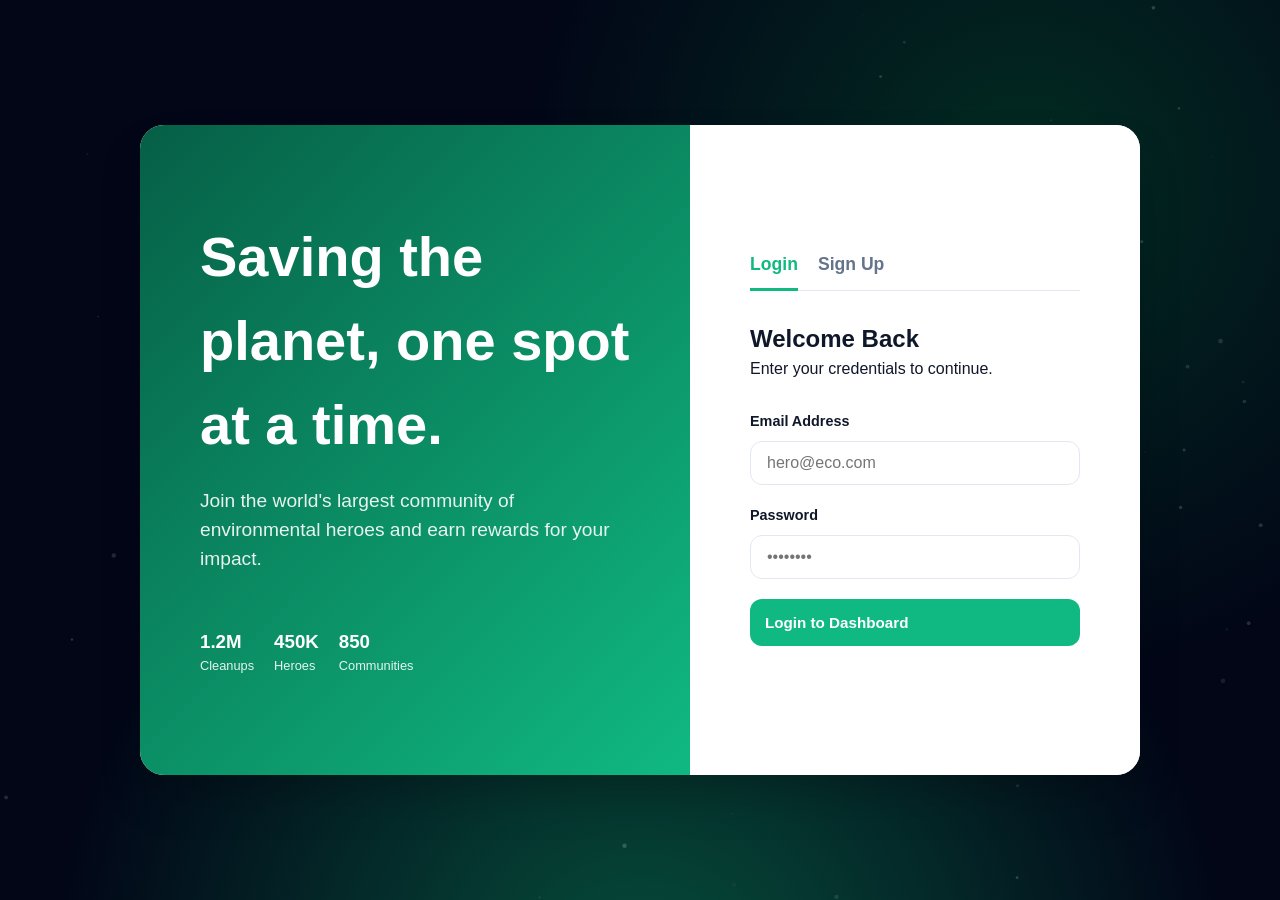
<file: leaderboard.html>
<!DOCTYPE html>
<html lang="en">
<head>
    <meta charset="UTF-8">
    <meta name="viewport" content="width=device-width, initial-scale=1.0">
    <title>Leaderboard — EcoHero</title>
    <link rel="stylesheet" href="style.css">
    <link rel="stylesheet" href="https://cdnjs.cloudflare.com/ajax/libs/font-awesome/6.4.0/css/all.min.css">
</head>
<body>
    <div class="app-container">
        <!-- Sidebar -->
        <aside class="sidebar">
            <a href="index.html" class="sidebar-logo">
                <i class="fas fa-seedling"></i>
                <span>EcoHero</span>
            </a>
            
            <nav class="nav-menu">
                <a href="index.html" class="nav-item">
                    <i class="fas fa-th-large"></i>
                    <span>Dashboard</span>
                </a>
                <a href="challenges.html" class="nav-item">
                    <i class="fas fa-map-marked-alt"></i>
                    <span>Challenges</span>
                </a>
                <a href="leaderboard.html" class="nav-item active">
                    <i class="fas fa-trophy"></i>
                    <span>Regional Rankings</span>
                </a>
                <a href="community.html" class="nav-item">
                    <i class="fas fa-users"></i>
                    <span>Community</span>
                </a>
                <a href="how-it-works.html" class="nav-item">
                    <i class="fas fa-info-circle"></i>
                    <span>How It Works</span>
                </a>
                <a href="#" id="logout-btn" class="nav-item" style="margin-top: 20px; color: #ef4444;">
                    <i class="fas fa-sign-out-alt"></i>
                    <span>Logout</span>
                </a>
            </nav>

            <div class="sidebar-footer">
                <a href="profile.html" class="user-snippet">
                    <img src="https://ui-avatars.com/api/?name=Aarav&background=14532d&color=fff" id="sidebar-avatar">
                    <div class="user-snippet-info">
                        <h4 id="sidebar-name">Dheeraj</h4>
                        <p><span id="sidebar-points">1,950</span> pts</p>
                    </div>
                </a>
            </div>
        </aside>

        <!-- Main Content -->
        <main class="main-content">
            <header class="page-header">
                <div class="page-title">
                    <h1>Regional Heroes</h1>
                    <p>Top contributors within 10km of your current location.</p>
                </div>
            </header>

            <!-- Regional Podium -->
            <div class="podium-section">
                <div class="podium-item second">
                    <div class="podium-avatar">
                        <img src="https://ui-avatars.com/api/?name=PlanetGuardian&background=random" id="top2-img">
                        <span class="podium-rank">2</span>
                    </div>
                    <h3 id="top2-name">PlanetGuardian</h3>
                    <p id="top2-points">950 pts</p>
                    <div class="podium-base silver"></div>
                </div>
                <div class="podium-item first">
                    <div class="podium-avatar">
                        <div class="crown"><i class="fas fa-crown"></i></div>
                        <img src="https://ui-avatars.com/api/?name=EcoSentinel&background=random" id="top1-img">
                        <span class="podium-rank">1</span>
                    </div>
                    <h3 id="top1-name">EcoSentinel</h3>
                    <p id="top1-points">1,200 pts</p>
                    <div class="podium-base gold"></div>
                </div>
                <div class="podium-item third">
                    <div class="podium-avatar">
                        <img src="https://ui-avatars.com/api/?name=GreenPath&background=random" id="top3-img">
                        <span class="podium-rank">3</span>
                    </div>
                    <h3 id="top3-name">GreenPath</h3>
                    <p id="top3-points">820 pts</p>
                    <div class="podium-base bronze"></div>
                </div>
            </div>

            <div class="dashboard-section">
                <div class="section-head">
                    <h2>Region Rank List</h2>
                    <span class="badge badge-green">Live Updates</span>
                </div>
                <div id="leaderboard-list">
                    <!-- Populated by JS -->
                </div>
            </div>
        </main>
    </div>

    <!-- Mobile Bottom Navigation -->
    <nav class="mobile-nav">
        <a href="index.html" class="mobile-nav-item">
            <i class="fas fa-th-large"></i>
            <span>Dash</span>
        </a>
        <a href="challenges.html" class="mobile-nav-item">
            <i class="fas fa-map-marked-alt"></i>
            <span>Map</span>
        </a>
        <a href="community.html" class="mobile-nav-item">
            <i class="fas fa-users"></i>
            <span>Groups</span>
        </a>
        <a href="profile.html" class="mobile-nav-item">
            <i class="fas fa-user-circle"></i>
            <span>Profile</span>
        </a>
    </nav>

    <script src="script.js"></script>
</body>
</html>
</file>
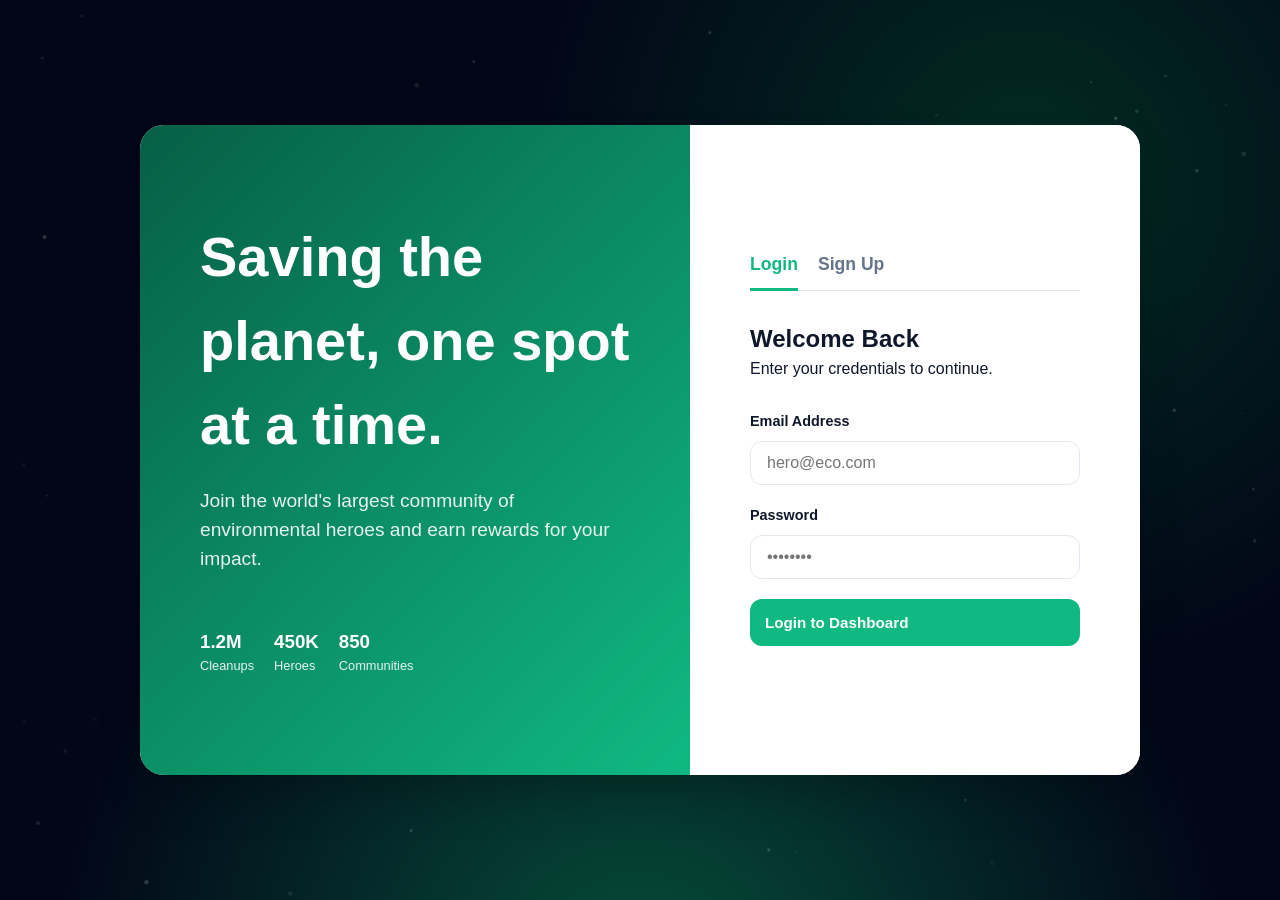
<file: login.html>
<!DOCTYPE html>
<html lang="en">
<head>
    <meta charset="UTF-8">
    <meta name="viewport" content="width=device-width, initial-scale=1.0">
    <title>Welcome to EcoHero</title>
    <link rel="stylesheet" href="style.css">
    <script src="https://cdnjs.cloudflare.com/ajax/libs/gsap/3.12.2/gsap.min.js"></script>
    <style>
        :root {
            --primary: #10b981;
            --primary-dark: #065f46;
            --primary-light: #d1fae5;
            --white: #ffffff;
            --radius-lg: 24px;
            --radius-md: 12px;
            --shadow-lg: 0 25px 50px -12px rgba(0, 0, 0, 0.25);
            --border: #e2e8f0;
            --text-muted: #64748b;
        }

        body {
            margin: 0;
            padding: 0;
            min-height: 100vh;
            display: flex;
            align-items: center;
            justify-content: center;
            background: #020617; /* Dark space background */
            overflow: hidden;
            font-family: 'Inter', sans-serif;
        }

        /* Atmospheric Background */
        .bg-atmosphere {
            position: fixed;
            top: 0;
            left: 0;
            width: 100%;
            height: 100%;
            z-index: 0;
            background: 
                radial-gradient(circle at 50% 110%, #064e3b 0%, transparent 50%),
                radial-gradient(circle at 80% 20%, #022c22 0%, transparent 40%),
                #020617;
        }

        #particle-canvas {
            position: fixed;
            top: 0;
            left: 0;
            z-index: 1;
            pointer-events: none;
        }

        .tree-container {
            position: fixed;
            bottom: 0;
            left: 50%;
            transform: translateX(-50%);
            width: 800px;
            height: 100vh;
            z-index: 2;
            pointer-events: none;
        }

        #tree-svg {
            width: 100%;
            height: 100%;
            filter: drop-shadow(0 0 10px rgba(16, 185, 129, 0.1));
        }

        .bloom-overlay {
            position: fixed;
            top: 0;
            left: 0;
            width: 100%;
            height: 100%;
            background: radial-gradient(circle at 50% 50%, rgba(16, 185, 129, 0.1) 0%, transparent 70%);
            z-index: 3;
            pointer-events: none;
            opacity: 0;
            transition: opacity 2s ease;
        }
        .bloom-overlay.active { opacity: 1; }

        .auth-container {
            position: relative;
            z-index: 10;
            display: flex;
            background: rgba(255, 255, 255, 0.95);
            backdrop-filter: blur(10px);
            width: 1000px;
            height: 650px;
            border-radius: var(--radius-lg);
            box-shadow: 0 50px 100px -20px rgba(0, 0, 0, 0.5);
            overflow: hidden;
        }
        .auth-container {
            display: flex;
            background: var(--white);
            width: 1000px;
            height: 650px;
            border-radius: var(--radius-lg);
            box-shadow: var(--shadow-lg);
            overflow: hidden;
        }
        .auth-hero {
            flex: 1;
            background: linear-gradient(135deg, var(--primary-dark), var(--primary));
            color: var(--white);
            display: flex;
            flex-direction: column;
            justify-content: center;
            padding: 60px;
            position: relative;
        }
        .auth-hero h1 {
            color: var(--white);
            font-size: 3.5rem;
            margin-bottom: 20px;
        }
        .auth-hero p {
            font-size: 1.2rem;
            opacity: 0.9;
            margin-bottom: 40px;
        }
        .auth-form-side {
            width: 450px;
            padding: 60px;
            display: flex;
            flex-direction: column;
            justify-content: center;
            background: var(--white);
        }
        .tab-buttons {
            display: flex;
            gap: 20px;
            margin-bottom: 30px;
            border-bottom: 1px solid var(--border);
            padding-bottom: 10px;
        }
        .tab-btn {
            background: none;
            border: none;
            font-size: 1.1rem;
            font-weight: 700;
            color: var(--text-muted);
            cursor: pointer;
            padding-bottom: 5px;
            position: relative;
        }
        .tab-btn.active {
            color: var(--primary);
        }
        .tab-btn.active::after {
            content: '';
            position: absolute;
            bottom: -11px;
            left: 0;
            width: 100%;
            height: 3px;
            background: var(--primary);
        }
        .form-section {
            display: none;
        }
        .form-section.active {
            display: block;
        }
        .location-box {
            display: flex;
            gap: 10px;
            margin-top: 5px;
        }
        .location-box input {
            flex: 1;
        }
        .btn-location {
            background: var(--primary-light);
            color: var(--primary-dark);
            border: none;
            padding: 0 15px;
            border-radius: var(--radius-md);
            cursor: pointer;
        }
    </style>
</head>
    <div class="bg-atmosphere"></div>
    <canvas id="particle-canvas"></canvas>
    <div class="bloom-overlay" id="bloom-overlay"></div>
    
    <div class="tree-container">
        <svg id="tree-svg" viewBox="0 0 800 1000">
            <!-- Layers for procedural growth -->
            <g id="roots-layer"></g>
            <g id="trunk-layer"></g>
            <g id="branches-layer"></g>
            <g id="twigs-layer"></g>
            <g id="leaves-layer"></g>
            
            <!-- Seed / Initial stage -->
            <path class="seed-path" d="M 400 850 Q 400 840 410 835" stroke="#4ade80" stroke-width="3" fill="none" opacity="0" />
            <path class="seed-path" d="M 400 850 Q 400 840 390 835" stroke="#4ade80" stroke-width="3" fill="none" opacity="0" />
        </svg>
    </div>

    <div class="auth-container">
        <div class="auth-hero">
            <i class="fas fa-leaf" style="font-size: 4rem; margin-bottom: 30px;"></i>
            <h1>Saving the planet, one spot at a time.</h1>
            <p>Join the world's largest community of environmental heroes and earn rewards for your impact.</p>
            <div style="margin-top: auto;">
                <div style="display: flex; gap: 20px;">
                    <div><h3 style="color: #fff;">1.2M</h3><p style="font-size: 0.8rem;">Cleanups</p></div>
                    <div><h3 style="color: #fff;">450K</h3><p style="font-size: 0.8rem;">Heroes</p></div>
                    <div><h3 style="color: #fff;">850</h3><p style="font-size: 0.8rem;">Communities</p></div>
                </div>
            </div>
        </div>
        
        <div class="auth-form-side">
            <div class="tab-buttons">
                <button class="tab-btn active" onclick="switchTab('login')">Login</button>
                <button class="tab-btn" onclick="switchTab('signup')">Sign Up</button>
            </div>

            <!-- Login Form -->
            <div id="login-section" class="form-section active">
                <h2>Welcome Back</h2>
                <p style="margin-bottom: 30px;">Enter your credentials to continue.</p>
                <form id="login-form">
                    <div class="form-group">
                        <label>Email Address</label>
                        <input type="email" class="form-control" placeholder="hero@eco.com" required>
                    </div>
                    <div class="form-group">
                        <label>Password</label>
                        <input type="password" class="form-control" placeholder="••••••••" required>
                    </div>
                    <button type="submit" class="btn btn-primary" style="width: 100%; padding: 15px;">Login to Dashboard</button>
                </form>
            </div>

            <!-- Signup Form -->
            <div id="signup-section" class="form-section">
                <h2>Join the Mission</h2>
                <p style="margin-bottom: 30px;">Create your hero account today.</p>
                <form id="signup-form">
                    <div class="form-group">
                        <label>Full Name</label>
                        <input type="text" id="signup-name" class="form-control" placeholder="John Doe" required>
                    </div>
                    <div class="form-group">
                        <label>Your Location</label>
                        <div class="location-box">
                            <input type="text" id="signup-location" class="form-control" placeholder="Fetching location..." required>
                            <button type="button" class="btn-location" onclick="fetchLocation()"><i class="fas fa-location-arrow"></i></button>
                        </div>
                    </div>
                    <div class="form-group">
                        <label>Profile Picture</label>
                        <input type="file" id="signup-avatar" class="form-control" accept="image/*" onchange="previewImage(this, 'signup-preview')">
                        <img id="signup-preview" style="width: 60px; height: 60px; border-radius: 50%; margin-top: 10px; display: none; object-fit: cover;">
                    </div>
                    <button type="submit" class="btn btn-primary" style="width: 100%; padding: 15px;">Create Account</button>
                </form>
            </div>
        </div>
    </div>

    <script>
        function switchTab(type) {
            document.querySelectorAll('.tab-btn').forEach(b => b.classList.remove('active'));
            document.querySelectorAll('.form-section').forEach(s => s.classList.remove('active'));
            
            if (type === 'login') {
                document.querySelector('.tab-btn:nth-child(1)').classList.add('active');
                document.getElementById('login-section').classList.add('active');
            } else {
                document.querySelector('.tab-btn:nth-child(2)').classList.add('active');
                document.getElementById('signup-section').classList.add('active');
            }
        }

        async function fetchLocation() {
            const locInput = document.getElementById('signup-location');
            locInput.placeholder = "Detecting...";
            
            if ("geolocation" in navigator) {
                navigator.geolocation.getCurrentPosition(async (position) => {
                    const lat = position.coords.latitude;
                    const lon = position.coords.longitude;
                    
                    try {
                        const response = await fetch(`https://nominatim.openstreetmap.org/reverse?format=json&lat=${lat}&lon=${lon}`);
                        const data = await response.json();
                        const city = data.address.city || data.address.town || data.address.village || "Unknown Location";
                        const state = data.address.state || "";
                        locInput.value = `${city}, ${state}`;
                    } catch (error) {
                        locInput.value = `${lat.toFixed(2)}, ${lon.toFixed(2)}`;
                    }
                }, (error) => {
                    alert("Location access denied. Please type manually.");
                    locInput.placeholder = "City, State";
                });
            } else {
                alert("Geolocation not supported.");
            }
        }

        const INITIAL_DATA = {
            user: { name: "Dheeraj", avatar: "🦸", points: 3200, level: 4, cleanups: 15, location: "Mallapura, Karnataka", rank: "Elite Hero", isLoggedIn: false },
            challenges: [
                { id: 1, title: "Plastic at Sunset Beach", location: "Sunset Beach", status: "active", image: "https://images.unsplash.com/photo-1618477461853-cf6ed80faba5?auto=format&fit=crop&w=600&q=80", points: 25, lat: 15.35, lon: 73.76 },
                { id: 2, title: "City Park Debris", location: "Central Park", status: "active", image: "https://images.unsplash.com/photo-1532996122724-e3c354a0b15b?auto=format&fit=crop&w=600&q=80", points: 30, lat: 15.39, lon: 73.81 },
                { id: 3, title: "River Side Trash", location: "Zuari River", status: "completed", image: "https://images.unsplash.com/photo-1542601906990-b4d3fb778b09?auto=format&fit=crop&w=600&q=80", points: 20, lat: 15.41, lon: 73.85 }
            ],
            leaderboard: [
                { rank: 1, name: "EcoSentinel", cleanups: 45, points: 1200 },
                { rank: 2, name: "PlanetGuardian", cleanups: 38, points: 950 },
                { rank: 3, name: "GreenPath", cleanups: 32, points: 820 },
                { rank: 4, name: "WasteWarrior", cleanups: 28, points: 710 },
                { rank: 5, name: "Dheeraj", cleanups: 15, points: 3200, isUser: true }
            ],
            badges: [
                { name: "Starter Hero", icon: "https://cdn-icons-png.flaticon.com/512/2913/2913564.png", unlocked: true, desc: "Joined the movement" },
                { name: "Waste Warrior", icon: "https://cdn-icons-png.flaticon.com/512/2913/2913604.png", unlocked: true, desc: "Completed 5 cleanups" }
            ],
            communities: [
                { id: 1, name: "Goa Beach Warriors", location: "North Goa", members: 125, description: "Coastal cleanup.", isJoined: true },
                { id: 2, name: "Urban Foresters", location: "Margao", members: 45, description: "Tree plantation.", isJoined: false }
            ],
            avatars: ["👤", "🦊", "🌿", "🦸", "🌲", "🦁", "🐢", "🐳", "🐨", "🍄", "🍃", "🧤", "🏔️", "🐾", "🦋"]
        };

        function previewImage(input, imgId) {
            const file = input.files[0];
            if (file) {
                const reader = new FileReader();
                reader.onload = (e) => {
                    const img = document.getElementById(imgId);
                    img.src = e.target.result;
                    img.style.display = 'block';
                };
                reader.readAsDataURL(file);
            }
        }

        function handleAuth(e) {
            e.preventDefault();
            let state = JSON.parse(localStorage.getItem('eco_hero_state')) || INITIAL_DATA;

            if (e.target.id === 'signup-form') {
                state.user.name = document.getElementById('signup-name').value;
                state.user.location = document.getElementById('signup-location').value;
                
                const previewImg = document.getElementById('signup-preview');
                if (previewImg.style.display === 'block') {
                    state.user.avatar = previewImg.src;
                }
            }

            state.user.isLoggedIn = true;
            localStorage.setItem('eco_hero_state', JSON.stringify(state));
            window.location.href = 'index.html';
        }

        document.getElementById('login-form').addEventListener('submit', handleAuth);
        document.getElementById('signup-form').addEventListener('submit', handleAuth);

        // --- TREE ANIMATION LOGIC ---
        document.addEventListener('DOMContentLoaded', () => {
            const pathsMap = { roots: [], trunk: [], branches: [], twigs: [], leaves: [] };

            function createTreePath(parent, startX, startY, endX, endY, ctrlX, ctrlY, width, stroke, category) {
                const strokes = category === 'trunk' ? 3 : (category === 'branches' ? 2 : 1);
                for (let i = 0; i < strokes; i++) {
                    const path = document.createElementNS('http://www.w3.org/2000/svg', 'path');
                    let cx = ctrlX + (i > 0 ? (Math.random()*6 - 3) : 0);
                    let cy = ctrlY + (i > 0 ? (Math.random()*6 - 3) : 0);
                    let ex = endX + (i > 0 ? (Math.random()*2 - 1) : 0);
                    let ey = endY + (i > 0 ? (Math.random()*2 - 1) : 0);
                    const d = `M ${startX} ${startY} Q ${cx} ${cy} ${ex} ${ey}`;
                    path.setAttribute('d', d);
                    path.setAttribute('stroke', stroke);
                    path.setAttribute('stroke-width', width * (i === 0 ? 1 : 0.4));
                    path.setAttribute('fill', 'none');
                    path.setAttribute('stroke-linecap', 'round');
                    path.setAttribute('opacity', i === 0 ? '0.8' : '0.4');
                    parent.appendChild(path);
                    const length = path.getTotalLength();
                    path.style.strokeDasharray = length;
                    path.style.strokeDashoffset = length;
                    pathsMap[category].push({ path, length });
                }
            }

            function createLeaf(parent, x, y, size, category) {
                const leaf = document.createElementNS('http://www.w3.org/2000/svg', 'path');
                const d = `M ${x} ${y} C ${x-size/2} ${y-size/2} ${x-size/4} ${y-size} ${x} ${y-size} C ${x+size/4} ${y-size} ${x+size/2} ${y-size/2} ${x} ${y}`;
                leaf.setAttribute('d', d);
                leaf.setAttribute('fill', '#4ade80');
                leaf.setAttribute('opacity', '0.7');
                leaf.style.transformOrigin = `${x}px ${y}px`;
                leaf.style.transform = 'scale(0)';
                parent.appendChild(leaf);
                pathsMap[category].push(leaf);
            }

            function buildFractal(startX, startY, length, angle, depth, maxDepth, category) {
                if (depth === 0) return;
                const endX = startX + Math.cos(angle) * length;
                const endY = startY + Math.sin(angle) * length;
                const ctrlX = startX + Math.cos(angle) * length * 0.5 + (Math.random() * 20 - 10);
                const ctrlY = startY + Math.sin(angle) * length * 0.5 + (Math.random() * 20 - 10);
                let currentCategory = category;
                let width = depth * 1.5;
                let stroke = '#6b7f6b'; 
                let parentLayer;
                
                if (category === 'roots') {
                    parentLayer = document.getElementById('roots-layer');
                    width = depth * 1.5;
                    stroke = '#455045';
                } else {
                    if (depth === maxDepth) {
                        currentCategory = 'trunk';
                        parentLayer = document.getElementById('trunk-layer');
                        stroke = '#6b7f6b';
                        width = 12;
                    } else if (depth > 2) {
                        currentCategory = 'branches';
                        parentLayer = document.getElementById('branches-layer');
                        stroke = '#7a8c7a';
                        width = depth * 2;
                    } else {
                        currentCategory = 'twigs';
                        parentLayer = document.getElementById('twigs-layer');
                        stroke = '#8b9d8b';
                        width = depth * 1.2;
                    }
                }
                createTreePath(parentLayer, startX, startY, endX, endY, ctrlX, ctrlY, width, stroke, currentCategory);
                if (currentCategory !== 'roots' && depth <= 2 && Math.random() > 0.15) {
                    createLeaf(document.getElementById('leaves-layer'), endX, endY, 15 + Math.random()*15, 'leaves');
                }
                const numBranches = category === 'roots' ? 2 : (depth > 1 ? 2 + Math.floor(Math.random() * 2) : 2);
                for (let i = 0; i < numBranches; i++) {
                    let newAngle = angle + (Math.random() * 0.8 - 0.4) * (Math.PI / 2);
                    if (i === 0) newAngle = angle - 0.2 - Math.random()*0.35;
                    if (i === 1) newAngle = angle + 0.2 + Math.random()*0.35;
                    let newLength = length * (0.65 + Math.random() * 0.2);
                    buildFractal(endX, endY, newLength, newAngle, depth - 1, maxDepth, category);
                }
            }

            // Seed Generation
            buildFractal(400, 850, 180, -Math.PI / 2, 5, 5, 'tree');
            buildFractal(400, 850, 80, Math.PI / 2 + 0.2, 3, 3, 'roots');
            buildFractal(400, 850, 80, Math.PI / 2 - 0.2, 3, 3, 'roots');

            // Interaction Listeners for inputs
            let treeState = 0;
            const emailInp = document.querySelector('input[type="email"]');
            const passInp = document.querySelector('input[type="password"]');
            const subBtn = document.querySelector('button[type="submit"]');

            emailInp.addEventListener('focus', () => {
                if (treeState < 1) {
                    treeState = 1;
                    gsap.to(pathsMap.roots.map(p => p.path), { strokeDashoffset: 0, duration: 2, stagger: 0.1 });
                    gsap.to(pathsMap.trunk.map(p => p.path), { strokeDashoffset: 0, duration: 2.5 });
                }
            });

            emailInp.addEventListener('input', () => {
                if (treeState < 2 && emailInp.value.length > 2) {
                    treeState = 2;
                    gsap.to(pathsMap.branches.map(p => p.path), { strokeDashoffset: 0, duration: 3, stagger: 0.1 });
                }
            });

            passInp.addEventListener('focus', () => {
                if (treeState < 3) {
                    treeState = 3;
                    gsap.to(pathsMap.twigs.map(p => p.path), { strokeDashoffset: 0, duration: 2, stagger: 0.05 });
                    gsap.to(pathsMap.leaves, { scale: 1, duration: 2, stagger: 0.02, ease: "back.out(1.5)", delay: 0.5 });
                }
            });

            // Particles system
            const canvas = document.getElementById('particle-canvas');
            const ctx = canvas.getContext('2d');
            let particles = [];
            let isAlive = false;

            function resize() { canvas.width = window.innerWidth; canvas.height = window.innerHeight; }
            window.addEventListener('resize', resize); resize();

            class Particle {
                constructor() { this.reset(); }
                reset() {
                    this.x = Math.random() * canvas.width;
                    this.y = Math.random() * canvas.height;
                    this.size = Math.random() * 2 + 0.5;
                    this.speedX = (Math.random() - 0.5) * 0.3;
                    this.speedY = (Math.random() - 0.5) * 0.3 - 0.1;
                    this.life = Math.random() * 0.5 + 0.1;
                    this.color = `rgba(255, 255, 255, ${this.life * 0.3})`;
                }
                update() {
                    this.x += this.speedX; this.y += this.speedY;
                    if (this.y < 0 || this.x < 0 || this.x > canvas.width) this.reset();
                }
                draw() {
                    ctx.fillStyle = this.color;
                    ctx.beginPath(); ctx.arc(this.x, this.y, this.size, 0, Math.PI * 2); ctx.fill();
                }
            }
            for (let i = 0; i < 80; i++) particles.push(new Particle());
            function animateParticles() {
                ctx.clearRect(0, 0, canvas.width, canvas.height);
                particles.forEach(p => { p.update(); p.draw(); });
                requestAnimationFrame(animateParticles);
            }
            animateParticles();

            // Parallax
            document.addEventListener('mousemove', (e) => {
                const x = (window.innerWidth / 2 - e.pageX) / 80;
                const y = (window.innerHeight / 2 - e.pageY) / 80;
                gsap.to(".auth-container", { rotationY: x, rotationX: y, duration: 1.5 });
                gsap.to("#tree-svg", { x: -x * 10, y: -y * 10, duration: 1.5 });
            });
        });
    </script>
</body>
</html>
</file>
<file: style.css>
/* App Layout */
:root {
    --primary: #10b981;
    --primary-dark: #065f46;
    --primary-light: #d1fae5;
    --secondary: #3b82f6;
    --bg-gradient: linear-gradient(135deg, #064e3b, #065f46, #10b981);
    --white: #ffffff;
    --bg-light: #f8fafc;
    --text-dark: #0f172a;
    --text-muted: #64748b;
    --border: #e2e8f0;
    --shadow-sm: 0 1px 2px 0 rgba(0, 0, 0, 0.05);
    --shadow: 0 4px 6px -1px rgba(0, 0, 0, 0.1), 0 2px 4px -1px rgba(0, 0, 0, 0.06);
    --shadow-lg: 0 20px 25px -5px rgba(0, 0, 0, 0.1), 0 10px 10px -5px rgba(0, 0, 0, 0.04);
    --radius-md: 12px;
    --radius-lg: 24px;
}

* {
    margin: 0;
    padding: 0;
    box-sizing: border-box;
}

body {
    font-family: 'Inter', -apple-system, sans-serif;
    background-color: var(--bg-light);
    color: var(--text-dark);
    line-height: 1.5;
}

.app-container {
    display: flex;
    min-height: 100vh;
}

/* Sidebar */
.sidebar {
    width: 280px;
    background: var(--white);
    border-right: 1px solid var(--border);
    padding: 40px 20px;
    display: flex;
    flex-direction: column;
    position: fixed;
    height: 100vh;
    z-index: 100;
}

.sidebar-logo {
    display: flex;
    align-items: center;
    gap: 12px;
    font-size: 1.5rem;
    font-weight: 800;
    color: var(--primary-dark);
    text-decoration: none;
    margin-bottom: 50px;
    padding-left: 10px;
}

.nav-menu {
    display: flex;
    flex-direction: column;
    gap: 8px;
    flex: 1;
}

.nav-item {
    display: flex;
    align-items: center;
    gap: 12px;
    padding: 14px 20px;
    text-decoration: none;
    color: var(--text-muted);
    font-weight: 600;
    border-radius: var(--radius-md);
    transition: all 0.2s ease;
}

.nav-item i {
    font-size: 1.2rem;
    width: 24px;
    text-align: center;
}

.nav-item:hover {
    background: var(--bg-light);
    color: var(--primary);
}

.nav-item.active {
    background: var(--primary-light);
    color: var(--primary-dark);
}

.sidebar-footer {
    padding-top: 20px;
    border-top: 1px solid var(--border);
}

.user-snippet {
    display: flex;
    align-items: center;
    gap: 12px;
    text-decoration: none;
    color: inherit;
    padding: 10px;
    border-radius: var(--radius-md);
    transition: background 0.2s;
}

.user-snippet:hover { background: var(--bg-light); }

.user-snippet img {
    width: 44px;
    height: 44px;
    border-radius: 50%;
    object-fit: cover;
    border: 2px solid var(--primary-light);
}

.user-snippet-info h4 { font-size: 0.95rem; font-weight: 700; }
.user-snippet-info p { font-size: 0.8rem; color: var(--text-muted); font-weight: 600; }

/* Main Content */
.main-content {
    flex: 1;
    margin-left: 280px;
    padding: 40px 60px;
}

.page-header {
    display: flex;
    justify-content: space-between;
    align-items: center;
    margin-bottom: 40px;
}

.page-title h1 {
    font-size: 2.2rem;
    font-weight: 800;
    letter-spacing: -0.025em;
    margin-bottom: 4px;
}

.page-title p {
    color: var(--text-muted);
    font-size: 1.05rem;
}

/* Glassmorphism Cards */
.card {
    background: rgba(255, 255, 255, 0.8);
    backdrop-filter: blur(10px);
    border: 1px solid rgba(255, 255, 255, 0.5);
    border-radius: var(--radius-lg);
    box-shadow: var(--shadow);
    padding: 24px;
    margin-bottom: 30px;
    transition: transform 0.2s, box-shadow 0.2s;
}

.card:hover {
    transform: translateY(-4px);
    box-shadow: var(--shadow-lg);
}

/* Dashboard Sections */
.dashboard-section {
    margin-bottom: 50px;
}

.section-head {
    display: flex;
    justify-content: space-between;
    align-items: flex-end;
    margin-bottom: 25px;
}

.section-head h2 {
    font-size: 1.5rem;
    font-weight: 800;
}

/* Stats Grid */
.stats-grid {
    display: grid;
    grid-template-columns: repeat(auto-fit, minmax(240px, 1fr));
    gap: 25px;
    margin-bottom: 50px;
}

.stat-card {
    background: var(--white);
    padding: 30px;
    border-radius: var(--radius-lg);
    display: flex;
    align-items: center;
    gap: 20px;
    box-shadow: var(--shadow-sm);
}

.stat-icon {
    width: 60px;
    height: 60px;
    border-radius: 18px;
    background: var(--primary-light);
    color: var(--primary-dark);
    display: flex;
    align-items: center;
    justify-content: center;
    font-size: 1.5rem;
}

.stat-info h3 { font-size: 1.8rem; font-weight: 800; }
.stat-info p { color: var(--text-muted); font-size: 0.9rem; font-weight: 600; }

/* Grid Layouts */
.grid-layout {
    display: grid;
    grid-template-columns: repeat(auto-fill, minmax(280px, 1fr));
    gap: 25px;
}

/* Buttons */
.btn {
    display: inline-flex;
    align-items: center;
    gap: 8px;
    padding: 12px 24px;
    border-radius: var(--radius-md);
    font-weight: 700;
    font-size: 0.95rem;
    cursor: pointer;
    transition: all 0.2s;
    border: none;
    font-family: inherit;
}

.btn-primary {
    background: var(--primary);
    color: var(--white);
}

.btn-primary:hover {
    background: var(--primary-dark);
    box-shadow: 0 10px 15px -3px rgba(16, 185, 129, 0.3);
}

.btn-outline {
    background: transparent;
    border: 2px solid var(--border);
    color: var(--text-dark);
}

.btn-outline:hover {
    background: var(--bg-light);
    border-color: var(--primary);
}

/* Badges */
.badge {
    padding: 4px 12px;
    border-radius: 20px;
    font-size: 0.75rem;
    font-weight: 800;
    text-transform: uppercase;
    display: inline-block;
}

.badge-green { background: var(--primary-light); color: var(--primary-dark); }
.badge-yellow { background: #fef9c3; color: #854d0e; }

/* Modal */
.modal-overlay {
    position: fixed;
    top: 0;
    left: 0;
    width: 100%;
    height: 100%;
    background: rgba(15, 23, 42, 0.6);
    backdrop-filter: blur(4px);
    display: none;
    align-items: center;
    justify-content: center;
    z-index: 1000;
}

.modal-content {
    background: var(--white);
    width: 90%;
    max-width: 500px;
    border-radius: var(--radius-lg);
    padding: 40px;
    position: relative;
    box-shadow: 0 25px 50px -12px rgba(0, 0, 0, 0.25);
    transition: all 0.3s ease;
}

.modal-lg {
    max-width: 650px;
}

.modal-header {
    display: flex;
    justify-content: space-between;
    align-items: center;
    margin-bottom: 30px;
}

.close-modal {
    background: none;
    border: none;
    font-size: 2rem;
    cursor: pointer;
    color: var(--text-muted);
}

.form-group {
    margin-bottom: 20px;
}

.form-group label {
    display: block;
    font-weight: 600;
    margin-bottom: 8px;
    font-size: 0.9rem;
}

.form-control {
    width: 100%;
    padding: 12px 16px;
    border: 1px solid var(--border);
    border-radius: var(--radius-md);
    font-family: inherit;
    font-size: 1rem;
}

/* Profile Hero */
.profile-hero {
    background: var(--white);
    border-radius: var(--radius-lg);
    padding: 60px;
    display: flex;
    gap: 40px;
    align-items: center;
    margin-bottom: 50px;
}

.profile-avatar-large {
    width: 120px;
    height: 120px;
    background: var(--primary-light);
    color: var(--primary);
    border-radius: 30%;
    display: flex;
    align-items: center;
    justify-content: center;
    font-size: 4rem;
}

.profile-meta h1 { font-size: 2.5rem; font-weight: 800; margin-bottom: 5px; }
.profile-meta p { font-size: 1.1rem; color: var(--text-muted); margin-bottom: 20px; }

.profile-stats-pill {
    display: flex;
    gap: 15px;
}

.stat-pill {
    background: var(--bg-light);
    padding: 10px 20px;
    border-radius: 30px;
    display: flex;
    flex-direction: column;
    align-items: center;
}

.stat-pill .val { font-weight: 800; font-size: 1.2rem; }
.stat-pill .lab { font-size: 0.7rem; font-weight: 600; color: var(--text-muted); }

/* Mobile Bottom Nav */
.mobile-nav {
    display: none;
    position: fixed;
    bottom: 0;
    left: 0;
    width: 100%;
    background: var(--white);
    border-top: 1px solid var(--border);
    padding: 10px 0;
    justify-content: space-around;
    z-index: 1000;
    box-shadow: 0 -4px 10px rgba(0,0,0,0.05);
}

.mobile-nav-item {
    display: flex;
    flex-direction: column;
    align-items: center;
    text-decoration: none;
    color: var(--text-muted);
    font-size: 0.7rem;
    font-weight: 700;
}

.mobile-nav-item i {
    font-size: 1.2rem;
    margin-bottom: 4px;
}

.mobile-nav-item.active {
    color: var(--primary);
}

/* Responsive Overrides */
@media (max-width: 1024px) {
    .sidebar { width: 80px; padding: 30px 10px; }
    .sidebar-logo span, .nav-item span, .user-snippet-info { display: none; }
    .nav-item { justify-content: center; padding: 14px; }
    .main-content { margin-left: 80px; padding: 40px; }
}

@media (max-width: 768px) {
    .sidebar { display: none; }
    .mobile-nav { display: flex; }
    .main-content { margin-left: 0; padding: 20px 20px 100px; }
    .profile-hero { flex-direction: column; text-align: center; padding: 40px 20px; }
    .page-header { flex-direction: column; align-items: flex-start; gap: 20px; }
    .header-actions { width: 100%; }
    .header-actions .btn { width: 100%; justify-content: center; }
}

/* Compact Challenge Cards */
.challenge-card-compact {
    padding: 0 !important; /* Remove card padding for full-width image */
    overflow: hidden;
    display: flex;
    flex-direction: column;
    max-width: 300px; /* Make card smaller */
}

.card-img-container {
    width: 100%;
    height: 140px; 
    position: relative;
    overflow: hidden;
}

.card-img-container .card-img {
    width: 100%;
    height: 100%;
    object-fit: cover;
    display: block;
}

.card-status-badge {
    position: absolute;
    top: 10px;
    right: 10px;
    font-size: 0.7rem;
    padding: 4px 8px;
    box-shadow: 0 2px 5px rgba(0,0,0,0.2);
}

.btn-sm {
    padding: 8px 16px;
    font-size: 0.85rem;
}

.verified-pill {
    text-align: center;
    color: var(--primary);
    font-weight: 700;
    background: var(--primary-light);
    padding: 8px;
    border-radius: 8px;
    font-size: 0.85rem;
}

/* Pulse Animation for Live Location */
.user-location-marker {
    background: #3b82f6 !important;
    width: 14px !important;
    height: 14px !important;
    border-radius: 50% !important;
    border: 2px solid white !important;
    box-shadow: 0 0 5px rgba(0,0,0,0.3) !important;
    position: relative;
    pointer-events: none;
}

.user-location-marker::after {
    content: '';
    position: absolute;
    top: -8px;
    left: -8px;
    width: 26px;
    height: 26px;
    border: 3px solid #3b82f6;
    border-radius: 50%;
    animation: pulse-blue 1.5s infinite;
    opacity: 0;
}

/* Profile Progress Bar */
.progress-container {
    width: 100%;
    height: 10px;
    background: var(--border);
    border-radius: 5px;
    margin-top: 15px;
    overflow: hidden;
}

.progress-bar {
    height: 100%;
    background: linear-gradient(90deg, var(--primary), #34d399);
    width: 65%; /* Mock progress */
    transition: width 1s ease-in-out;
}

/* Hover effects for Action Cards */
.card-interactive {
    cursor: pointer;
    transition: all 0.3s cubic-bezier(0.4, 0, 0.2, 1);
}

.card-interactive:hover {
    transform: translateY(-8px) scale(1.02);
    border-color: var(--primary);
    box-shadow: 0 20px 40px rgba(16, 185, 129, 0.15);
}

.card-interactive:hover .stat-icon {
    transform: rotate(10deg) scale(1.1);
}

/* Premium Rank Badges */
.rank-badge {
    padding: 6px 16px;
    border-radius: 30px;
    font-weight: 800;
    font-size: 0.85rem;
    text-transform: uppercase;
    display: inline-flex;
    align-items: center;
    gap: 6px;
    box-shadow: 0 4px 10px rgba(0,0,0,0.1);
}

.rank-bronze { background: linear-gradient(135deg, #cd7f32, #a0522d); color: white; border: 2px solid #8b4513; }
.rank-silver { background: linear-gradient(135deg, #c0c0c0, #808080); color: white; border: 2px solid #a9a9a9; }
.rank-gold { background: linear-gradient(135deg, #ffd700, #daa520); color: white; border: 2px solid #b8860b; box-shadow: 0 0 15px rgba(255, 215, 0, 0.4); }
.rank-platinum { background: linear-gradient(135deg, #e5e4e2, #b4b3b1); color: #2d3436; border: 2px solid #ffffff; box-shadow: 0 0 20px rgba(229, 228, 226, 0.6); }

/* Mystery Gift */
.mystery-gift-card {
    background: linear-gradient(135deg, #1e293b, #0f172a);
    color: white;
    padding: 30px;
    border-radius: var(--radius-lg);
    text-align: center;
    border: 2px dashed var(--primary);
    position: relative;
    overflow: hidden;
}

.mystery-gift-card::before {
    content: '?';
    position: absolute;
    top: -20px;
    right: -20px;
    font-size: 8rem;
    font-weight: 900;
    color: rgba(255,255,255,0.05);
}

.gift-locked { opacity: 0.7; filter: grayscale(1); }
.gift-unlocked { border: 2px solid var(--primary); animation: glow-border 2s infinite alternate; }

@keyframes glow-border {
    from { border-color: var(--primary); box-shadow: 0 0 10px rgba(16, 185, 129, 0.2); }
    to { border-color: #34d399; box-shadow: 0 0 25px rgba(16, 185, 129, 0.5); }
}

/* Compact Profile Header */
.profile-hero {
    background: var(--white);
    padding: 30px;
    border-radius: var(--radius-lg);
    border: 1px solid var(--border);
    display: flex;
    align-items: center;
    gap: 30px;
    margin-bottom: 30px;
}

.profile-avatar-large {
    width: 100px;
    height: 100px;
    border-radius: 50%;
    background: var(--bg-light);
    display: flex;
    align-items: center;
    justify-content: center;
    font-size: 3rem;
    overflow: hidden;
    flex-shrink: 0;
    border: 4px solid var(--primary-light);
}

.profile-avatar-large img {
    width: 100%;
    height: 100%;
    object-fit: cover;
}

.profile-meta h1 {
    font-size: 1.8rem;
    margin-bottom: 5px;
}

.profile-stats-pill {
    display: flex;
    gap: 25px;
    margin-top: 15px;
}

.stat-pill .val {
    font-size: 1.2rem;
}

.profile-grid {
    display: grid;
    grid-template-columns: 2fr 1fr;
    gap: 30px;
}

@media (max-width: 1100px) {
    .profile-grid { grid-template-columns: 1fr; }
}

/* Premium Leaderboard Podium */
.podium-section {
    display: flex;
    align-items: flex-end;
    justify-content: center;
    gap: 20px;
    margin-bottom: 60px;
    padding-top: 40px;
}

.podium-item {
    display: flex;
    flex-direction: column;
    align-items: center;
    position: relative;
    width: 200px;
}

.podium-avatar {
    width: 100px;
    height: 100px;
    border-radius: 50%;
    border: 4px solid var(--white);
    box-shadow: 0 10px 25px rgba(0,0,0,0.1);
    position: relative;
    margin-bottom: 15px;
    z-index: 2;
    background: var(--white);
}

.podium-avatar img {
    width: 100%;
    height: 100%;
    border-radius: 50%;
    object-fit: cover;
}

.podium-rank {
    position: absolute;
    bottom: -5px;
    right: -5px;
    width: 30px;
    height: 30px;
    background: var(--text-dark);
    color: white;
    border-radius: 50%;
    display: flex;
    align-items: center;
    justify-content: center;
    font-weight: 800;
    border: 2px solid var(--white);
}

.podium-item.first .podium-avatar {
    width: 130px;
    height: 130px;
    border-color: #ffd700;
    transform: scale(1.1);
}

.podium-item.first .crown {
    position: absolute;
    top: -25px;
    left: 50%;
    transform: translateX(-50%) rotate(-10deg);
    font-size: 2rem;
    color: #ffd700;
    text-shadow: 0 5px 15px rgba(255, 215, 0, 0.4);
}

.podium-base {
    width: 100%;
    border-radius: var(--radius-md) var(--radius-md) 0 0;
    margin-top: 10px;
    box-shadow: 0 4px 15px rgba(0,0,0,0.05);
}

.podium-base.gold { height: 140px; background: linear-gradient(to bottom, #ffd700, #daa520); }
.podium-base.silver { height: 100px; background: linear-gradient(to bottom, #c0c0c0, #808080); }
.podium-base.bronze { height: 70px; background: linear-gradient(to bottom, #cd7f32, #a0522d); }

.podium-item h3 { font-size: 1.1rem; font-weight: 800; margin-bottom: 2px; }
.podium-item p { font-weight: 700; color: var(--primary); }

/* Leaderboard Hero Card */
.lb-hero-card {
    background: var(--white);
    padding: 15px 25px;
    border-radius: var(--radius-md);
    display: flex;
    align-items: center;
    justify-content: space-between;
    margin-bottom: 12px;
    border: 1px solid var(--border);
    transition: all 0.2s;
}

.lb-hero-card:hover {
    transform: translateX(10px);
    border-color: var(--primary);
    box-shadow: var(--shadow);
}

.lb-hero-card.is-user {
    background: var(--primary-light);
    border-color: var(--primary);
}

/* High-Visibility Task Markers */
.task-marker-container {
    display: flex;
    align-items: center;
    justify-content: center;
}

.task-marker-icon {
    width: 24px;
    height: 24px;
    background: var(--primary);
    border: 3px solid white;
    border-radius: 50%;
    color: white;
    display: flex;
    align-items: center;
    justify-content: center;
    font-size: 0.8rem;
    box-shadow: 0 4px 10px rgba(0,0,0,0.3);
    position: relative;
    z-index: 5;
}

.task-pulse {
    position: absolute;
    width: 40px;
    height: 40px;
    background: rgba(16, 185, 129, 0.4);
    border-radius: 50%;
    animation: task-glow 2s infinite;
    z-index: 1;
}

@keyframes task-glow {
    0% { transform: scale(0.5); opacity: 0.8; }
    100% { transform: scale(2.5); opacity: 0; }
}

@keyframes pulse-blue {
    0% { transform: scale(0.5); opacity: 0.8; }
    100% { transform: scale(1.5); opacity: 0; }
}

/* AI Report Styles */
.camera-btn-container {
    background: var(--bg-card);
    border: 2px dashed var(--border);
    border-radius: 12px;
    padding: 30px;
    text-align: center;
    cursor: pointer;
    transition: all 0.3s ease;
    display: flex;
    flex-direction: column;
    gap: 10px;
    color: var(--text-muted);
}

.camera-btn-container:hover {
    border-color: var(--primary);
    background: var(--primary-light);
    color: var(--primary);
}

.camera-btn-container i {
    font-size: 2rem;
}

.ai-scanner {
    position: relative;
    display: inline-block;
    margin-bottom: 20px;
}

.scanner-line {
    position: absolute;
    top: 0;
    left: 0;
    width: 100%;
    height: 2px;
    background: var(--primary);
    box-shadow: 0 0 15px var(--primary);
    animation: scan 2s infinite alternate ease-in-out;
    z-index: 10;
}

@keyframes scan {
    from { top: 0; }
    to { top: 100%; }
}

#ai-analyzing-container i {
    animation: pulse-microchip 2s infinite;
}

@keyframes pulse-microchip {
    0% { transform: scale(1); opacity: 1; }
    50% { transform: scale(1.1); opacity: 0.7; }
    100% { transform: scale(1); opacity: 1; }
}

.delete-challenge-btn {
    position: absolute;
    top: 10px;
    left: 10px;
    width: 32px;
    height: 32px;
    background: rgba(239, 68, 68, 0.9);
    color: white;
    border: none;
    border-radius: 8px;
    display: flex;
    align-items: center;
    justify-content: center;
    cursor: pointer;
    transition: all 0.2s ease;
    z-index: 10;
    box-shadow: 0 4px 6px rgba(0,0,0,0.1);
}

.delete-challenge-btn:hover {
    background: #dc2626;
    transform: scale(1.1);
}

.delete-challenge-btn i {
    font-size: 0.9rem;
}
</file>
